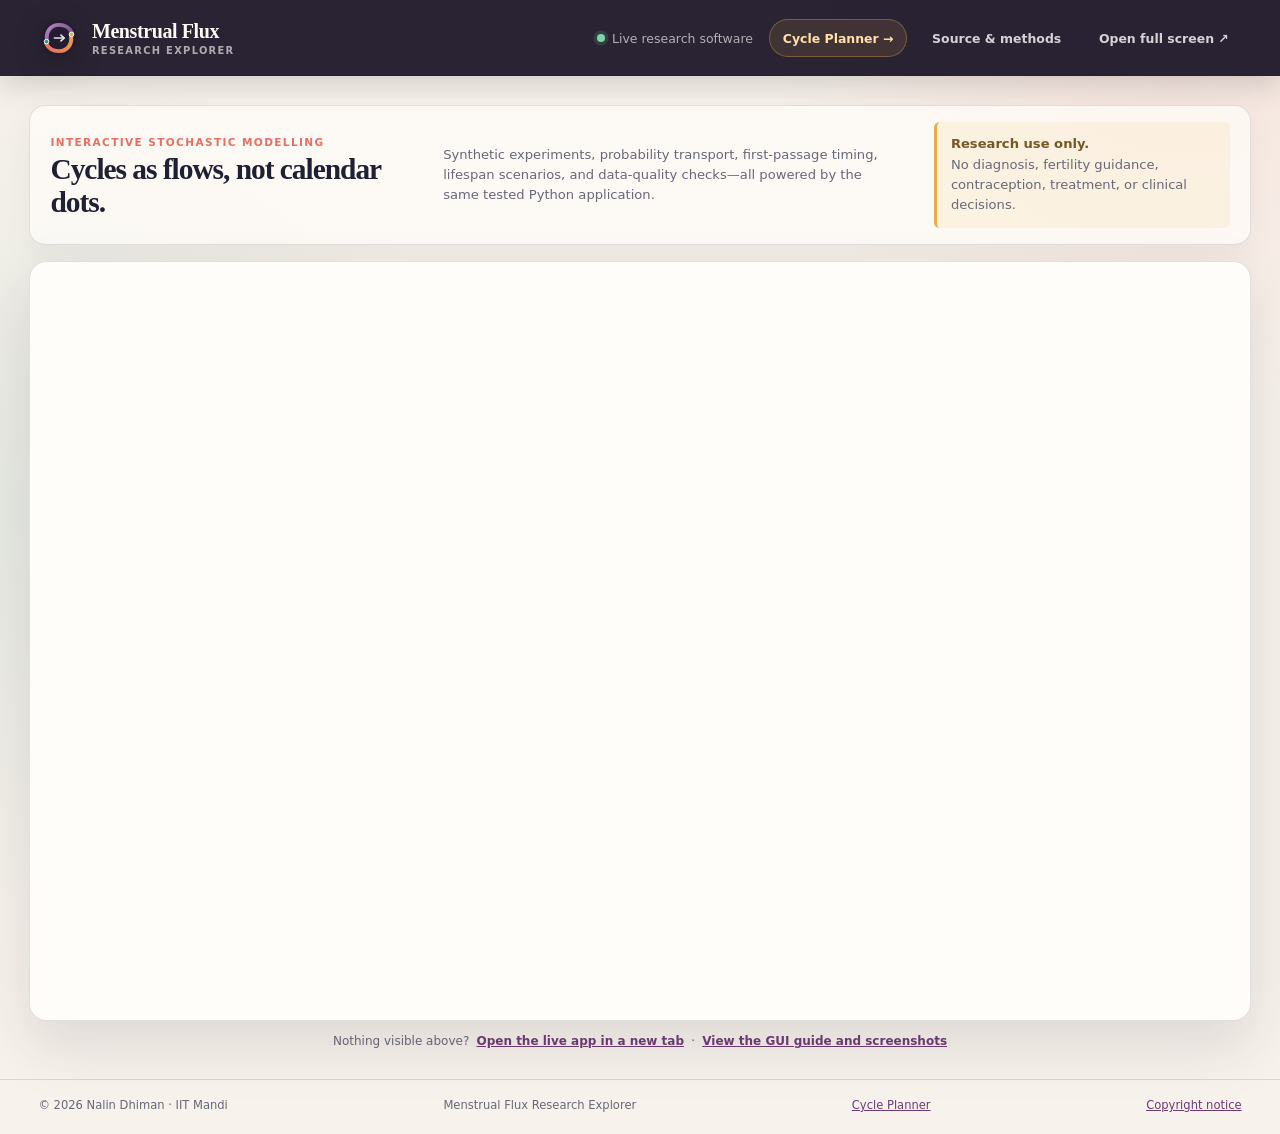
<file: index.html>
<!doctype html>
<html lang="en">
  <head>
    <meta charset="utf-8">
    <meta name="viewport" content="width=device-width, initial-scale=1">
    <meta name="theme-color" content="#241d30">
    <meta
      name="description"
      content="Menstrual Flux Research Explorer: an interactive, non-clinical interface for stochastic menstrual-cycle modelling."
    >
    <meta property="og:title" content="Menstrual Flux Research Explorer">
    <meta
      property="og:description"
      content="Explore stochastic passage-and-reset dynamics, probability flux, synthetic cohorts, and lifespan scenarios."
    >
    <meta property="og:type" content="website">
    <meta property="og:url" content="https://nalin-dhiman.github.io/menstrual_flux/">
    <meta
      property="og:image"
      content="https://nalin-dhiman.github.io/menstrual_flux/assets/observatory.png"
    >
    <link rel="canonical" href="https://nalin-dhiman.github.io/menstrual_flux/">
    <link rel="icon" href="assets/flux-mark.svg" type="image/svg+xml">
    <link rel="stylesheet" href="assets/site.css">
    <title>Menstrual Flux · Research Explorer</title>
  </head>
  <body>
    <a class="skip-link" href="#application">Skip to application</a>
    <header class="site-header">
      <a class="brand" href="./" aria-label="Menstrual Flux home">
        <img src="assets/flux-mark.svg" alt="" width="42" height="42">
        <span>
          <strong>Menstrual Flux</strong>
          <small>Research Explorer</small>
        </span>
      </a>
      <nav aria-label="Project links">
        <span class="status"><i aria-hidden="true"></i> Live research software</span>
        <a class="primary-link planner-link" href="planner/">
          Cycle Planner <span aria-hidden="true">→</span>
        </a>
        <a href="https://github.com/nalin-dhiman/menstrual_flux">Source &amp; methods</a>
        <a
          class="research-app-link"
          href="https://menstrualflux.streamlit.app/"
          target="_blank"
          rel="noopener noreferrer"
        >Open full screen <span aria-hidden="true">↗</span></a>
      </nav>
    </header>

    <main id="application">
      <section class="context-bar" aria-label="Application context">
        <div>
          <span class="eyebrow">Interactive stochastic modelling</span>
          <h1>Cycles as flows, not calendar dots.</h1>
        </div>
        <p>
          Synthetic experiments, probability transport, first-passage timing,
          lifespan scenarios, and data-quality checks—all powered by the same
          tested Python application.
        </p>
        <div class="scope">
          <strong>Research use only.</strong>
          No diagnosis, fertility guidance, contraception, treatment, or
          clinical decisions.
        </div>
      </section>

      <section class="app-frame" aria-label="Embedded Menstrual Flux application">
        <div class="loading" id="loading" role="status">
          <img src="assets/flux-mark.svg" alt="" width="58" height="58">
          <strong>Opening the Research Explorer</strong>
          <span>The public application may take a moment to wake.</span>
        </div>
        <iframe
          id="flux-app"
          title="Menstrual Flux interactive research application"
          src="https://menstrualflux.streamlit.app/?embed=true"
          allow="clipboard-write; fullscreen"
          loading="eager"
          referrerpolicy="strict-origin-when-cross-origin"
        ></iframe>
        <noscript>
          <p class="fallback">
            JavaScript is disabled.
            <a href="https://menstrualflux.streamlit.app/">Open the application directly.</a>
          </p>
        </noscript>
      </section>

      <section class="fallback-bar">
        <span>Nothing visible above?</span>
        <a
          href="https://menstrualflux.streamlit.app/"
          target="_blank"
          rel="noopener noreferrer"
        >Open the live app in a new tab</a>
        <span>·</span>
        <a href="https://github.com/nalin-dhiman/menstrual_flux/tree/main/app">
          View the GUI guide and screenshots
        </a>
      </section>
    </main>

    <footer class="site-footer">
      <span>© 2026 Nalin Dhiman · IIT Mandi</span>
      <span>Menstrual Flux Research Explorer</span>
      <a href="planner/">Cycle Planner</a>
      <a href="https://github.com/nalin-dhiman/menstrual_flux/blob/main/COPYRIGHT.md">
        Copyright notice
      </a>
    </footer>

    <script>
      const frame = document.getElementById("flux-app");
      const loading = document.getElementById("loading");
      frame.addEventListener("load", () => {
        loading.classList.add("is-hidden");
        frame.classList.add("is-ready");
      });
    </script>
  </body>
</html>
</file>
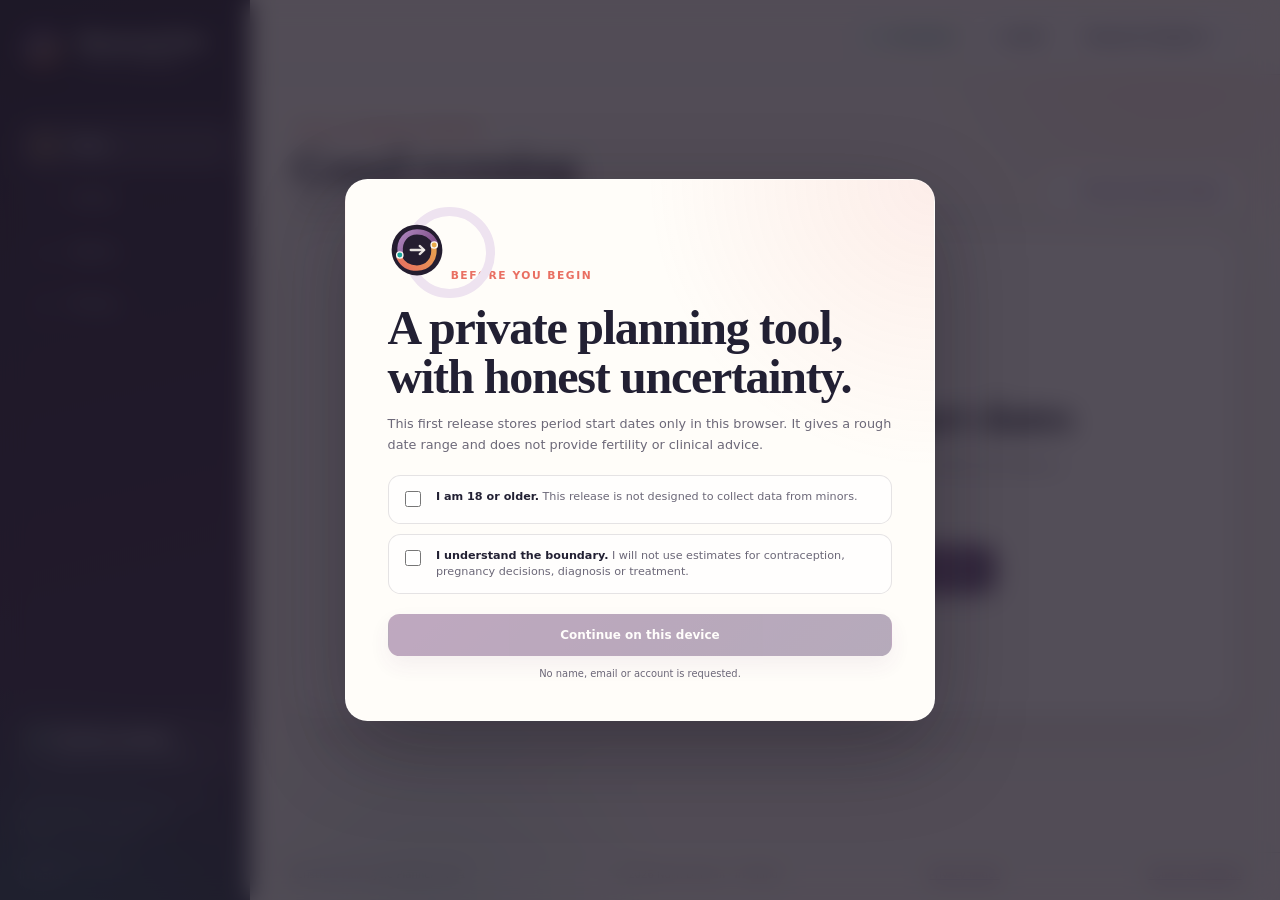
<file: planner/index.html>
<!doctype html>
<html lang="en">
  <head>
    <meta charset="utf-8">
    <meta name="viewport" content="width=device-width, initial-scale=1, viewport-fit=cover">
    <meta name="theme-color" content="#292035">
    <meta name="color-scheme" content="light">
    <meta name="referrer" content="no-referrer">
    <meta
      http-equiv="Content-Security-Policy"
      content="default-src 'self'; base-uri 'self'; connect-src 'self'; font-src 'self'; form-action 'self'; img-src 'self' data:; manifest-src 'self'; object-src 'none'; script-src 'self'; style-src 'self'; worker-src 'self'"
    >
    <meta
      name="description"
      content="A private, installable period-planning app that estimates a date range from cycle starts stored only on this device."
    >
    <meta property="og:title" content="Menstrual Flux · Cycle Planner">
    <meta
      property="og:description"
      content="A transparent planning estimate with uncertainty—not an exact promise."
    >
    <meta property="og:type" content="website">
    <meta
      property="og:url"
      content="https://nalin-dhiman.github.io/menstrual_flux/planner/"
    >
    <link
      rel="canonical"
      href="https://nalin-dhiman.github.io/menstrual_flux/planner/"
    >
    <link rel="manifest" href="manifest.webmanifest">
    <link rel="icon" href="assets/flux-mark.svg" type="image/svg+xml">
    <link rel="apple-touch-icon" href="assets/icon-192.png">
    <link rel="stylesheet" href="app.css">
    <title>Menstrual Flux · Cycle Planner</title>
  </head>
  <body>
    <a class="skip-link" href="#main-content">Skip to main content</a>

    <div class="ambient ambient-one" aria-hidden="true"></div>
    <div class="ambient ambient-two" aria-hidden="true"></div>

    <div class="app-shell">
      <aside class="side-rail">
        <a class="brand" href="./" aria-label="Cycle Planner home">
          <img src="assets/flux-mark.svg" alt="" width="46" height="46">
          <span>
            <strong>Menstrual Flux</strong>
            <small>Cycle Planner</small>
          </span>
        </a>

        <nav class="side-nav" aria-label="Planner">
          <button class="nav-item active" type="button" data-view="today">
            <span aria-hidden="true">✦</span>
            <span>Today</span>
          </button>
          <button class="nav-item" type="button" data-view="history">
            <span aria-hidden="true">◌</span>
            <span>History</span>
          </button>
          <button class="nav-item" type="button" data-view="insights">
            <span aria-hidden="true">↝</span>
            <span>Pattern</span>
          </button>
          <button class="nav-item" type="button" data-view="privacy">
            <span aria-hidden="true">◇</span>
            <span>Privacy</span>
          </button>
        </nav>

        <div class="local-stamp">
          <span class="local-dot" aria-hidden="true"></span>
          <div>
            <strong>Private by default</strong>
            <span>Dates stay in this browser.</span>
          </div>
        </div>

        <p class="side-scope">
          A rough planning estimate for adults. Not for fertility, contraception,
          diagnosis, or treatment.
        </p>

        <div class="side-footer">
          <span>© 2026 Nalin Dhiman</span>
          <span>IIT Mandi</span>
        </div>
      </aside>

      <div class="workspace">
        <header class="topbar">
          <a class="mobile-brand" href="./" aria-label="Cycle Planner home">
            <img src="assets/flux-mark.svg" alt="" width="38" height="38">
            <span>
              <strong>Cycle Planner</strong>
              <small>Menstrual Flux</small>
            </span>
          </a>
          <div class="topbar-actions">
            <span class="device-pill">
              <span aria-hidden="true">◇</span>
              On-device
            </span>
            <button class="button quiet install-button" type="button" id="install-app">
              <span aria-hidden="true">↓</span> Install
            </button>
            <a
              class="button quiet research-link"
              href="https://nalin-dhiman.github.io/menstrual_flux/"
              aria-label="Open the Menstrual Flux Research Explorer"
            >Research Explorer <span aria-hidden="true">↗</span></a>
          </div>
        </header>

        <main id="main-content">
          <section class="view active" id="view-today" data-page="today">
            <div class="page-heading">
              <div>
                <span class="kicker">Your planning window</span>
                <h1 id="greeting">Good day</h1>
                <p id="today-label"></p>
              </div>
              <button class="button secondary" type="button" id="record-today">
                <span aria-hidden="true">＋</span> Period started today
              </button>
            </div>

            <section class="prediction-card" id="prediction-card" aria-live="polite">
              <div class="prediction-orbit" aria-hidden="true">
                <span></span>
                <i></i>
              </div>
              <div class="prediction-content" id="prediction-content"></div>
            </section>

            <section class="empty-state hidden" id="empty-state">
              <div class="empty-illustration" aria-hidden="true">
                <span>1</span><i></i><span>2</span><i></i><span>3</span>
              </div>
              <span class="kicker">Begin with real history</span>
              <h2>Add at least two period start dates</h2>
              <p>
                Three to six dates are better. The planner learns intervals
                between starts and shows a range instead of promising one exact day.
              </p>
              <form class="inline-date-form" id="quick-add-form" novalidate>
                <label for="quick-date">Period start date</label>
                <div>
                  <input id="quick-date" name="start-date" type="date" required>
                  <button class="button primary" type="submit">Add date</button>
                </div>
                <p class="form-message" id="quick-message" role="status"></p>
              </form>
              <button class="text-button" type="button" id="load-example">
                Preview with clearly labelled example dates
              </button>
            </section>

            <div class="metric-grid" id="metric-grid">
              <article class="metric-card">
                <span class="metric-icon plum" aria-hidden="true">◌</span>
                <span class="metric-label">Typical interval</span>
                <strong id="metric-typical">—</strong>
                <small>Median of recorded intervals</small>
              </article>
              <article class="metric-card">
                <span class="metric-icon coral" aria-hidden="true">↔</span>
                <span class="metric-label">Personal variation</span>
                <strong id="metric-variation">—</strong>
                <small>Estimated timing spread</small>
              </article>
              <article class="metric-card">
                <span class="metric-icon teal" aria-hidden="true">✓</span>
                <span class="metric-label">History</span>
                <strong id="metric-history">—</strong>
                <small>Recorded period starts</small>
              </article>
            </div>

            <section class="explanation-card" id="explanation-card">
              <div class="explanation-mark" aria-hidden="true">i</div>
              <div>
                <strong>Why a range?</strong>
                <p>
                  Cycle timing changes. The darker window is the more likely
                  region; the wider band keeps more of the model’s uncertainty visible.
                </p>
              </div>
              <button class="text-button" type="button" data-view-jump="insights">
                See how it works
              </button>
            </section>
          </section>

          <section class="view" id="view-history" data-page="history">
            <div class="page-heading">
              <div>
                <span class="kicker">Your local record</span>
                <h1>Cycle history</h1>
                <p>Add the first day of bleeding for each period.</p>
              </div>
            </div>

            <div class="two-column">
              <section class="panel add-panel">
                <span class="panel-number">01</span>
                <h2>Add a period start</h2>
                <p>
                  Only start dates are needed for this release. Symptoms,
                  location, contacts and account details are not collected.
                </p>
                <form id="history-add-form" novalidate>
                  <label for="history-date">First day of the period</label>
                  <input id="history-date" name="start-date" type="date" required>
                  <button class="button primary wide" type="submit">Add to history</button>
                  <p class="form-message" id="history-message" role="status"></p>
                </form>
              </section>

              <section class="panel history-panel">
                <div class="panel-heading">
                  <div>
                    <span class="panel-number">02</span>
                    <h2>Recorded starts</h2>
                  </div>
                  <span class="count-badge" id="history-count">0 dates</span>
                </div>
                <ol class="history-list" id="history-list"></ol>
                <div class="list-empty" id="history-empty">
                  No dates yet. Add the most recent start first or enter older
                  dates in any order.
                </div>
              </section>
            </div>
          </section>

          <section class="view" id="view-insights" data-page="insights">
            <div class="page-heading">
              <div>
                <span class="kicker">Transparent, not mysterious</span>
                <h1>Your timing pattern</h1>
                <p>The calculation and its limitations stay visible.</p>
              </div>
            </div>

            <section class="panel chart-panel">
              <div class="panel-heading">
                <div>
                  <span class="panel-number">01</span>
                  <h2>Recorded interval lengths</h2>
                </div>
                <div class="chart-legend">
                  <span><i class="regular"></i>21–35 days</span>
                  <span><i class="outside"></i>Outside that band</span>
                </div>
              </div>
              <div class="interval-chart" id="interval-chart"></div>
              <p class="chart-caption" id="chart-caption"></p>
            </section>

            <div class="two-column insight-grid">
              <section class="panel">
                <span class="panel-number">02</span>
                <h2>Personal back-check</h2>
                <div id="backtest-content" class="backtest-content"></div>
              </section>
              <section class="panel">
                <span class="panel-number">03</span>
                <h2>How this estimate is built</h2>
                <ol class="method-list">
                  <li><span>1</span>Measure intervals between recorded starts.</li>
                  <li><span>2</span>Give recent intervals slightly more weight.</li>
                  <li><span>3</span>Use a population anchor when history is short.</li>
                  <li><span>4</span>Widen the window when timing varies.</li>
                </ol>
              </section>
            </div>

            <section class="boundary-card">
              <div>
                <span class="kicker">Deliberate boundary</span>
                <h2>This app does not estimate ovulation or “safe days.”</h2>
              </div>
              <p>
                Calendar timing alone cannot establish fertility. The planner
                is for everyday preparation and record keeping, not pregnancy
                prevention or conception decisions.
              </p>
            </section>
          </section>

          <section class="view" id="view-privacy" data-page="privacy">
            <div class="page-heading">
              <div>
                <span class="kicker">Privacy before scale</span>
                <h1>Your data controls</h1>
                <p>No account, cloud database, advertisements or analytics.</p>
              </div>
            </div>

            <div class="privacy-hero">
              <div class="privacy-lock" aria-hidden="true">
                <span>◇</span>
              </div>
              <div>
                <span class="kicker">Local-only release</span>
                <h2>Your dates stay in this browser on this device.</h2>
                <p>
                  Closing the page does not delete them. Clearing browser storage
                  or using the erase control below does. A private browsing window
                  may discard them when it closes.
                </p>
              </div>
            </div>

            <div class="privacy-grid">
              <article class="privacy-card">
                <span aria-hidden="true">◎</span>
                <h3>What is stored</h3>
                <p>Age acknowledgement, period start dates and whether example data are active.</p>
              </article>
              <article class="privacy-card">
                <span aria-hidden="true">×</span>
                <h3>What is not collected</h3>
                <p>Name, email, location, contacts, advertising identifiers, symptoms or fertility data.</p>
              </article>
              <article class="privacy-card">
                <span aria-hidden="true">↯</span>
                <h3>No research upload yet</h3>
                <p>Research contribution will require a separate reviewed consent process. It is disabled here.</p>
              </article>
            </div>

            <section class="panel data-actions">
              <div>
                <span class="panel-number">Your copy</span>
                <h2>Export or erase</h2>
                <p>
                  Export produces a readable JSON file. Erase removes the planner
                  record from this browser and returns to the age acknowledgement.
                </p>
              </div>
              <div class="action-stack">
                <button class="button secondary" type="button" id="export-data">
                  <span aria-hidden="true">↓</span> Export my dates
                </button>
                <button class="button danger" type="button" id="request-erase">
                  <span aria-hidden="true">×</span> Erase local data
                </button>
              </div>
            </section>

            <section class="scope-note">
              <strong>Planning support, not medical guidance.</strong>
              <p>
                If your usual pattern changes, bleeding concerns you, or a period
                is unexpectedly absent, use an appropriate pregnancy test when
                relevant and contact a qualified health professional.
              </p>
              <a
                href="https://www.nhs.uk/symptoms/irregular-periods/"
                target="_blank"
                rel="noopener noreferrer"
              >Read general NHS information <span aria-hidden="true">↗</span></a>
            </section>
          </section>
        </main>

        <footer class="workspace-footer">
          <span>Menstrual Flux Cycle Planner · v0.1</span>
          <span>© 2026 Nalin Dhiman · IIT Mandi</span>
          <a href="privacy.html">Privacy notice</a>
          <a href="https://github.com/nalin-dhiman/menstrual_flux">Source &amp; methods</a>
        </footer>
      </div>
    </div>

    <nav class="bottom-nav" aria-label="Planner">
      <button class="nav-item active" type="button" data-view="today">
        <span aria-hidden="true">✦</span><small>Today</small>
      </button>
      <button class="nav-item" type="button" data-view="history">
        <span aria-hidden="true">◌</span><small>History</small>
      </button>
      <button class="nav-item" type="button" data-view="insights">
        <span aria-hidden="true">↝</span><small>Pattern</small>
      </button>
      <button class="nav-item" type="button" data-view="privacy">
        <span aria-hidden="true">◇</span><small>Privacy</small>
      </button>
    </nav>

    <div class="consent-layer" id="consent-layer" role="dialog" aria-modal="true" aria-labelledby="consent-title">
      <section class="consent-card">
        <div class="consent-art" aria-hidden="true">
          <img src="assets/flux-mark.svg" alt="" width="58" height="58">
          <span></span>
        </div>
        <span class="kicker">Before you begin</span>
        <h1 id="consent-title">A private planning tool, with honest uncertainty.</h1>
        <p>
          This first release stores period start dates only in this browser. It
          gives a rough date range and does not provide fertility or clinical advice.
        </p>
        <div class="consent-points">
          <label>
            <input type="checkbox" id="adult-confirm">
            <span><strong>I am 18 or older.</strong> This release is not designed to collect data from minors.</span>
          </label>
          <label>
            <input type="checkbox" id="scope-confirm">
            <span><strong>I understand the boundary.</strong> I will not use estimates for contraception, pregnancy decisions, diagnosis or treatment.</span>
          </label>
        </div>
        <button class="button primary wide" type="button" id="continue-button" disabled>
          Continue on this device
        </button>
        <small>No name, email or account is requested.</small>
      </section>
    </div>

    <dialog id="date-warning-dialog">
      <form method="dialog" class="dialog-card">
        <span class="dialog-symbol warning" aria-hidden="true">!</span>
        <h2>Check this interval</h2>
        <p id="date-warning-copy"></p>
        <div class="dialog-actions">
          <button class="button quiet" value="cancel">Go back</button>
          <button class="button primary" value="confirm">Add anyway</button>
        </div>
      </form>
    </dialog>

    <dialog id="erase-dialog">
      <form method="dialog" class="dialog-card">
        <span class="dialog-symbol danger" aria-hidden="true">×</span>
        <h2>Erase this browser’s planner data?</h2>
        <p>
          This removes all recorded dates and the age acknowledgement from this
          browser. Export first if you want a copy.
        </p>
        <div class="dialog-actions">
          <button class="button quiet" value="cancel">Keep my data</button>
          <button class="button danger" value="erase">Erase permanently</button>
        </div>
      </form>
    </dialog>

    <dialog id="install-dialog">
      <form method="dialog" class="dialog-card">
        <span class="dialog-symbol install" aria-hidden="true">↓</span>
        <h2>Install Cycle Planner</h2>
        <p id="install-copy">
          Use your browser menu and choose “Install app” or “Add to Home Screen.”
          The planner can then open like a normal phone app.
        </p>
        <div class="dialog-actions">
          <button class="button primary" value="close">Got it</button>
        </div>
      </form>
    </dialog>

    <div class="toast" id="toast" role="status" aria-live="polite"></div>

    <script type="module" src="app.js"></script>
  </body>
</html>
</file>
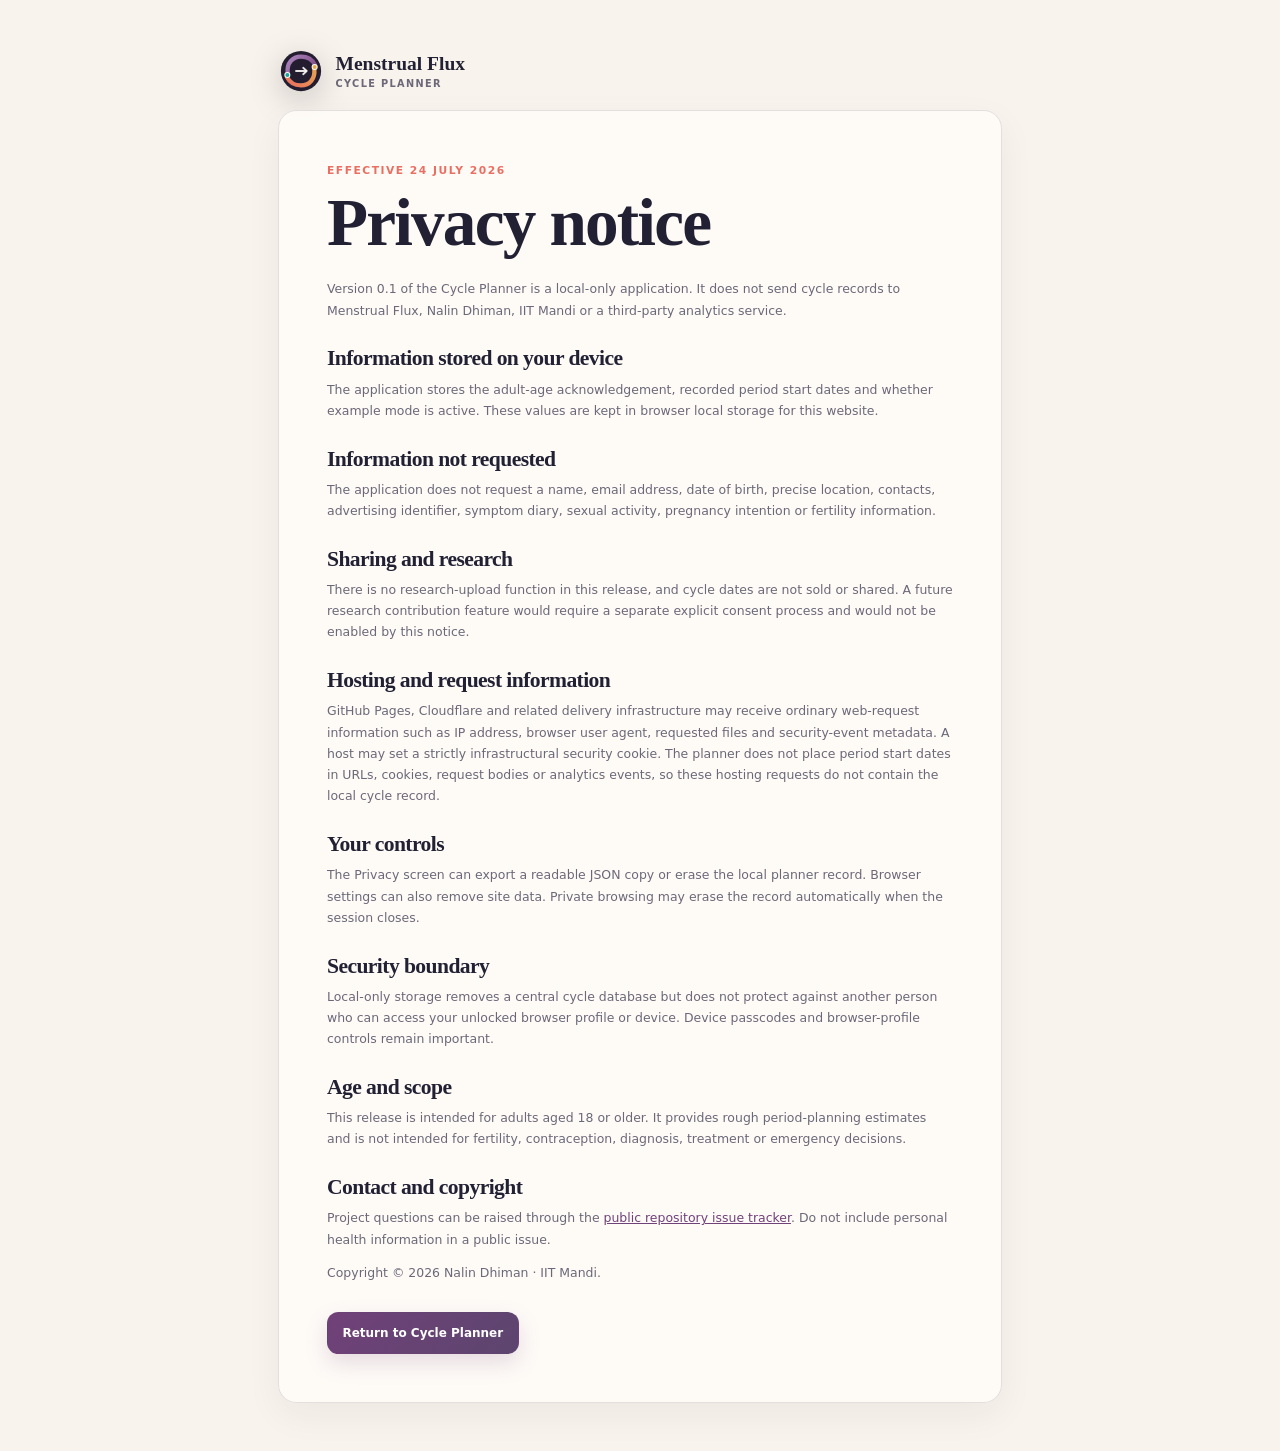
<file: planner/privacy.html>
<!doctype html>
<html lang="en">
  <head>
    <meta charset="utf-8">
    <meta name="viewport" content="width=device-width, initial-scale=1">
    <meta name="theme-color" content="#292035">
    <meta name="referrer" content="no-referrer">
    <meta
      http-equiv="Content-Security-Policy"
      content="default-src 'self'; base-uri 'self'; connect-src 'self'; font-src 'self'; form-action 'self'; img-src 'self' data:; object-src 'none'; script-src 'self'; style-src 'self'"
    >
    <meta
      name="description"
      content="Privacy notice for the local-only Menstrual Flux Cycle Planner."
    >
    <link rel="icon" href="assets/flux-mark.svg" type="image/svg+xml">
    <link rel="stylesheet" href="app.css">
    <title>Privacy · Menstrual Flux Cycle Planner</title>
  </head>
  <body>
    <main class="policy-page">
      <a class="brand policy-brand" href="./">
        <img src="assets/flux-mark.svg" alt="" width="46" height="46">
        <span>
          <strong>Menstrual Flux</strong>
          <small>Cycle Planner</small>
        </span>
      </a>
      <article class="panel policy-card">
        <span class="kicker">Effective 24 July 2026</span>
        <h1>Privacy notice</h1>
        <p>
          Version 0.1 of the Cycle Planner is a local-only application. It does
          not send cycle records to Menstrual Flux, Nalin Dhiman, IIT Mandi or a
          third-party analytics service.
        </p>

        <h2>Information stored on your device</h2>
        <p>
          The application stores the adult-age acknowledgement, recorded period
          start dates and whether example mode is active. These values are kept
          in browser local storage for this website.
        </p>

        <h2>Information not requested</h2>
        <p>
          The application does not request a name, email address, date of birth,
          precise location, contacts, advertising identifier, symptom diary,
          sexual activity, pregnancy intention or fertility information.
        </p>

        <h2>Sharing and research</h2>
        <p>
          There is no research-upload function in this release, and cycle dates
          are not sold or shared. A future research contribution feature would
          require a separate explicit consent process and would not be enabled
          by this notice.
        </p>

        <h2>Hosting and request information</h2>
        <p>
          GitHub Pages, Cloudflare and related delivery infrastructure may
          receive ordinary web-request information such as IP address, browser
          user agent, requested files and security-event metadata. A host may
          set a strictly infrastructural security cookie. The planner does not
          place period start dates in URLs, cookies, request bodies or
          analytics events, so these hosting requests do not contain the local
          cycle record.
        </p>

        <h2>Your controls</h2>
        <p>
          The Privacy screen can export a readable JSON copy or erase the local
          planner record. Browser settings can also remove site data. Private
          browsing may erase the record automatically when the session closes.
        </p>

        <h2>Security boundary</h2>
        <p>
          Local-only storage removes a central cycle database but does not
          protect against another person who can access your unlocked browser
          profile or device. Device passcodes and browser-profile controls
          remain important.
        </p>

        <h2>Age and scope</h2>
        <p>
          This release is intended for adults aged 18 or older. It provides
          rough period-planning estimates and is not intended for fertility,
          contraception, diagnosis, treatment or emergency decisions.
        </p>

        <h2>Contact and copyright</h2>
        <p>
          Project questions can be raised through the
          <a href="https://github.com/nalin-dhiman/menstrual_flux/issues">public repository issue tracker</a>.
          Do not include personal health information in a public issue.
        </p>
        <p>Copyright © 2026 Nalin Dhiman · IIT Mandi.</p>

        <a class="button primary" href="./">Return to Cycle Planner</a>
      </article>
    </main>
  </body>
</html>
</file>
<file: assets/site.css>
:root {
  color-scheme: light;
  --ink: #1f2033;
  --muted: #686879;
  --canvas: #f7f2eb;
  --paper: #fffdf9;
  --plum: #6f3b76;
  --coral: #e86f61;
  --gold: #e7ab4a;
  --teal: #167d79;
  --line: rgba(58, 43, 67, 0.14);
  font-family: Inter, Aptos, "Segoe UI", system-ui, sans-serif;
}

* {
  box-sizing: border-box;
}

html {
  scroll-behavior: smooth;
}

body {
  min-width: 300px;
  margin: 0;
  background:
    radial-gradient(circle at 92% 0, rgba(232, 111, 97, 0.11), transparent 26rem),
    radial-gradient(circle at 4% 45%, rgba(22, 125, 121, 0.08), transparent 28rem),
    var(--canvas);
  color: var(--ink);
}

a {
  color: inherit;
}

.skip-link {
  position: fixed;
  z-index: 20;
  top: 0.5rem;
  left: 0.5rem;
  padding: 0.65rem 0.9rem;
  border-radius: 0.55rem;
  background: var(--paper);
  transform: translateY(-150%);
}

.skip-link:focus {
  transform: translateY(0);
}

.site-header {
  display: flex;
  align-items: center;
  justify-content: space-between;
  gap: 1.2rem;
  min-height: 76px;
  padding: 0.8rem clamp(1rem, 3vw, 3rem);
  background: rgba(35, 28, 46, 0.97);
  color: #fffaf3;
  box-shadow: 0 10px 28px rgba(31, 25, 39, 0.16);
}

.brand {
  display: inline-flex;
  align-items: center;
  gap: 0.72rem;
  text-decoration: none;
}

.brand img {
  filter: drop-shadow(0 7px 14px rgba(0, 0, 0, 0.2));
}

.brand span {
  display: grid;
}

.brand strong {
  font-family: "Iowan Old Style", "Palatino Linotype", Georgia, serif;
  font-size: 1.25rem;
  letter-spacing: -0.02em;
}

.brand small {
  margin-top: 0.12rem;
  color: rgba(255, 255, 255, 0.62);
  font-size: 0.62rem;
  font-weight: 700;
  letter-spacing: 0.13em;
  text-transform: uppercase;
}

nav {
  display: flex;
  align-items: center;
  gap: 0.75rem;
  font-size: 0.78rem;
}

nav a {
  padding: 0.66rem 0.8rem;
  border-radius: 999px;
  color: rgba(255, 255, 255, 0.8);
  font-weight: 650;
  text-decoration: none;
}

nav a:hover,
nav a:focus-visible {
  background: rgba(255, 255, 255, 0.09);
  color: #fff;
}

.primary-link {
  border: 1px solid rgba(255, 255, 255, 0.24);
  background: rgba(255, 255, 255, 0.08);
}

.planner-link {
  border-color: rgba(231, 171, 74, 0.35);
  background: rgba(231, 171, 74, 0.12);
  color: #ffe0a8;
}

.status {
  display: inline-flex;
  align-items: center;
  gap: 0.42rem;
  margin-right: 0.25rem;
  color: rgba(255, 255, 255, 0.64);
}

.status i {
  width: 0.5rem;
  height: 0.5rem;
  border-radius: 50%;
  background: #79d7a5;
  box-shadow: 0 0 0 0.22rem rgba(121, 215, 165, 0.14);
}

main {
  width: min(1600px, 100%);
  margin: 0 auto;
  padding: clamp(0.9rem, 2.3vw, 2.2rem);
}

.context-bar {
  display: grid;
  grid-template-columns: minmax(260px, 0.9fr) minmax(280px, 1.15fr) minmax(240px, 0.75fr);
  align-items: center;
  gap: clamp(1rem, 3vw, 3rem);
  margin-bottom: 1rem;
  padding: 1rem 1.25rem;
  border: 1px solid var(--line);
  border-radius: 1rem;
  background: rgba(255, 253, 249, 0.74);
  box-shadow: 0 12px 32px rgba(54, 42, 60, 0.05);
}

.eyebrow {
  color: var(--coral);
  font-size: 0.66rem;
  font-weight: 800;
  letter-spacing: 0.13em;
  text-transform: uppercase;
}

h1 {
  margin: 0.2rem 0 0;
  font-family: "Iowan Old Style", "Palatino Linotype", Georgia, serif;
  font-size: clamp(1.35rem, 2.3vw, 2.1rem);
  letter-spacing: -0.035em;
}

.context-bar p,
.scope {
  margin: 0;
  color: var(--muted);
  font-size: 0.82rem;
  line-height: 1.55;
}

.scope {
  padding: 0.75rem 0.85rem;
  border-left: 3px solid var(--gold);
  border-radius: 0.35rem;
  background: rgba(231, 171, 74, 0.1);
}

.scope strong {
  display: block;
  color: #765823;
}

.app-frame {
  position: relative;
  overflow: hidden;
  min-height: 760px;
  height: calc(100vh - 235px);
  border: 1px solid var(--line);
  border-radius: 1.1rem;
  background: var(--paper);
  box-shadow: 0 24px 60px rgba(52, 39, 59, 0.13);
}

iframe {
  position: relative;
  z-index: 2;
  width: 100%;
  height: 100%;
  border: 0;
  opacity: 0;
  transition: opacity 0.35s ease;
}

iframe.is-ready {
  opacity: 1;
}

.loading {
  position: absolute;
  inset: 0;
  z-index: 1;
  display: grid;
  place-content: center;
  justify-items: center;
  gap: 0.55rem;
  color: var(--ink);
  text-align: center;
  transition: opacity 0.3s ease;
}

.loading img {
  margin-bottom: 0.45rem;
  animation: breathe 1.8s ease-in-out infinite;
}

.loading span {
  color: var(--muted);
  font-size: 0.78rem;
}

.loading.is-hidden {
  opacity: 0;
  pointer-events: none;
}

.fallback-bar {
  display: flex;
  flex-wrap: wrap;
  justify-content: center;
  gap: 0.45rem;
  padding: 0.85rem 1rem 0.1rem;
  color: var(--muted);
  font-size: 0.75rem;
}

.fallback-bar a {
  color: var(--plum);
  font-weight: 700;
}

.site-footer {
  display: flex;
  flex-wrap: wrap;
  justify-content: space-between;
  gap: 0.65rem 1.5rem;
  padding: 1.1rem clamp(1rem, 3vw, 3rem) 1.4rem;
  border-top: 1px solid var(--line);
  color: var(--muted);
  font-size: 0.72rem;
}

.site-footer a {
  color: var(--plum);
}

@keyframes breathe {
  0%,
  100% {
    transform: scale(0.96);
    opacity: 0.72;
  }
  50% {
    transform: scale(1.05);
    opacity: 1;
  }
}

@media (max-width: 980px) {
  .status,
  nav > a:not(.planner-link) {
    display: none;
  }

  .context-bar {
    grid-template-columns: 1fr 1fr;
  }

  .scope {
    grid-column: 1 / -1;
  }

  .app-frame {
    height: calc(100vh - 285px);
  }
}

@media (max-width: 640px) {
  .site-header {
    min-height: 68px;
    padding: 0.65rem 0.8rem;
  }

  .brand img {
    width: 36px;
    height: 36px;
  }

  .brand strong {
    font-size: 1.05rem;
  }

  .primary-link {
    padding: 0.56rem 0.68rem;
    font-size: 0.72rem;
  }

  main {
    padding: 0.7rem;
  }

  .context-bar {
    grid-template-columns: 1fr;
    gap: 0.7rem;
    padding: 0.85rem;
  }

  .scope {
    grid-column: auto;
  }

  .app-frame {
    min-height: 680px;
    height: calc(100vh - 345px);
    border-radius: 0.75rem;
  }

  .site-footer {
    justify-content: center;
    text-align: center;
  }
}

@media (prefers-reduced-motion: reduce) {
  * {
    scroll-behavior: auto !important;
    animation-duration: 0.01ms !important;
    transition-duration: 0.01ms !important;
  }
}
</file>
<file: planner/app.css>
:root {
  color-scheme: light;
  --ink: #222033;
  --muted: #6c6878;
  --canvas: #f8f3ed;
  --paper: #fffdf9;
  --plum: #714179;
  --plum-dark: #34243f;
  --plum-soft: #eee3f0;
  --coral: #e96f62;
  --coral-soft: #fbe6e1;
  --gold: #e9ae52;
  --gold-soft: #fbf0dc;
  --teal: #197f7a;
  --teal-soft: #dff0ed;
  --blue: #4a73a9;
  --danger: #a83f46;
  --line: rgba(57, 42, 65, 0.13);
  --shadow: 0 18px 50px rgba(53, 39, 59, 0.09);
  --serif: "Iowan Old Style", "Palatino Linotype", Georgia, serif;
  --sans: Inter, Aptos, "Segoe UI", system-ui, sans-serif;
  font-family: var(--sans);
}

* {
  box-sizing: border-box;
}

html {
  min-width: 300px;
  min-height: 100%;
  scroll-behavior: smooth;
}

body {
  min-height: 100vh;
  margin: 0;
  overflow-x: hidden;
  background: var(--canvas);
  color: var(--ink);
}

button,
input {
  font: inherit;
}

button,
a {
  -webkit-tap-highlight-color: transparent;
}

button:focus-visible,
a:focus-visible,
input:focus-visible {
  outline: 3px solid rgba(25, 127, 122, 0.28);
  outline-offset: 3px;
}

.hidden {
  display: none !important;
}

.skip-link {
  position: fixed;
  z-index: 100;
  top: 0.6rem;
  left: 0.6rem;
  padding: 0.65rem 0.85rem;
  border-radius: 0.6rem;
  background: #fff;
  color: var(--ink);
  transform: translateY(-160%);
}

.skip-link:focus {
  transform: translateY(0);
}

.ambient {
  position: fixed;
  z-index: -1;
  border-radius: 999px;
  filter: blur(2px);
  pointer-events: none;
}

.ambient-one {
  width: 34rem;
  height: 34rem;
  top: -16rem;
  right: -10rem;
  background: radial-gradient(circle, rgba(233, 111, 98, 0.14), transparent 68%);
}

.ambient-two {
  width: 30rem;
  height: 30rem;
  bottom: -15rem;
  left: 12rem;
  background: radial-gradient(circle, rgba(25, 127, 122, 0.11), transparent 68%);
}

.app-shell {
  display: grid;
  grid-template-columns: 250px minmax(0, 1fr);
  min-height: 100vh;
}

.side-rail {
  position: sticky;
  top: 0;
  display: flex;
  flex-direction: column;
  height: 100vh;
  padding: 1.55rem 1.2rem 1.2rem;
  overflow-y: auto;
  background:
    radial-gradient(circle at 5% 110%, rgba(25, 127, 122, 0.32), transparent 20rem),
    linear-gradient(165deg, #211a2c 0%, #30223a 65%, #24323d 130%);
  color: #fffaf4;
}

.brand,
.mobile-brand {
  display: flex;
  align-items: center;
  gap: 0.72rem;
  color: inherit;
  text-decoration: none;
}

.brand img,
.mobile-brand img {
  filter: drop-shadow(0 8px 16px rgba(0, 0, 0, 0.2));
}

.brand span,
.mobile-brand span {
  display: grid;
}

.brand strong,
.mobile-brand strong {
  font-family: var(--serif);
  font-size: 1.22rem;
  line-height: 1.1;
}

.brand small,
.mobile-brand small {
  margin-top: 0.18rem;
  color: rgba(255, 255, 255, 0.58);
  font-size: 0.61rem;
  font-weight: 750;
  letter-spacing: 0.14em;
  text-transform: uppercase;
}

.side-nav {
  display: grid;
  gap: 0.3rem;
  margin: 3.2rem 0 2rem;
}

.nav-item {
  display: flex;
  align-items: center;
  gap: 0.8rem;
  border: 0;
  background: transparent;
  color: inherit;
  cursor: pointer;
}

.side-nav .nav-item {
  padding: 0.72rem 0.8rem;
  border-radius: 0.78rem;
  color: rgba(255, 255, 255, 0.68);
  font-size: 0.84rem;
  text-align: left;
  transition: 160ms ease;
}

.side-nav .nav-item > span:first-child {
  display: grid;
  width: 1.55rem;
  height: 1.55rem;
  place-items: center;
  border: 1px solid rgba(255, 255, 255, 0.13);
  border-radius: 0.48rem;
}

.side-nav .nav-item:hover,
.side-nav .nav-item.active {
  background: rgba(255, 255, 255, 0.09);
  color: #fff;
}

.side-nav .nav-item.active > span:first-child {
  border-color: rgba(231, 171, 74, 0.46);
  background: rgba(231, 171, 74, 0.15);
  color: #ffd38c;
}

.local-stamp {
  display: flex;
  gap: 0.72rem;
  align-items: flex-start;
  margin-top: auto;
  padding: 0.85rem;
  border: 1px solid rgba(255, 255, 255, 0.13);
  border-radius: 0.85rem;
  background: rgba(255, 255, 255, 0.055);
}

.local-dot {
  flex: 0 0 auto;
  width: 0.55rem;
  height: 0.55rem;
  margin-top: 0.24rem;
  border-radius: 50%;
  background: #78d5a3;
  box-shadow: 0 0 0 0.22rem rgba(120, 213, 163, 0.12);
}

.local-stamp div {
  display: grid;
  gap: 0.2rem;
}

.local-stamp strong {
  font-size: 0.72rem;
}

.local-stamp span {
  color: rgba(255, 255, 255, 0.54);
  font-size: 0.65rem;
  line-height: 1.4;
}

.side-scope {
  margin: 0.85rem 0 1.1rem;
  color: rgba(255, 255, 255, 0.46);
  font-size: 0.65rem;
  line-height: 1.55;
}

.side-footer {
  display: grid;
  gap: 0.15rem;
  color: rgba(255, 255, 255, 0.4);
  font-size: 0.61rem;
}

.workspace {
  display: flex;
  min-width: 0;
  min-height: 100vh;
  flex-direction: column;
}

.topbar {
  display: flex;
  align-items: center;
  justify-content: flex-end;
  gap: 1rem;
  min-height: 75px;
  padding: 0.8rem clamp(1.2rem, 3vw, 3rem);
  border-bottom: 1px solid var(--line);
  background: rgba(248, 243, 237, 0.82);
  backdrop-filter: blur(14px);
}

.mobile-brand {
  display: none;
}

.topbar-actions {
  display: flex;
  align-items: center;
  gap: 0.65rem;
}

.device-pill {
  display: inline-flex;
  align-items: center;
  gap: 0.4rem;
  margin-right: 0.25rem;
  color: var(--teal);
  font-size: 0.72rem;
  font-weight: 720;
}

.device-pill span {
  display: grid;
  width: 1.35rem;
  height: 1.35rem;
  place-items: center;
  border-radius: 50%;
  background: var(--teal-soft);
}

.button {
  display: inline-flex;
  min-height: 42px;
  align-items: center;
  justify-content: center;
  gap: 0.45rem;
  padding: 0.64rem 0.9rem;
  border: 1px solid transparent;
  border-radius: 0.72rem;
  cursor: pointer;
  font-size: 0.75rem;
  font-weight: 750;
  line-height: 1.2;
  text-decoration: none;
  transition: transform 140ms ease, box-shadow 140ms ease, background 140ms ease;
}

.button:hover:not(:disabled) {
  transform: translateY(-1px);
}

.button:disabled {
  cursor: not-allowed;
  opacity: 0.45;
}

.button.primary {
  background: linear-gradient(135deg, var(--plum), #5c456e);
  color: #fff;
  box-shadow: 0 9px 22px rgba(113, 65, 121, 0.17);
}

.button.secondary {
  border-color: rgba(113, 65, 121, 0.18);
  background: var(--paper);
  color: var(--plum);
}

.button.quiet {
  border-color: var(--line);
  background: rgba(255, 255, 255, 0.56);
  color: var(--ink);
}

.button.danger {
  border-color: rgba(168, 63, 70, 0.18);
  background: #fff4f3;
  color: var(--danger);
}

.button.wide {
  width: 100%;
}

main {
  width: min(1220px, 100%);
  flex: 1;
  margin: 0 auto;
  padding: clamp(1.4rem, 3.4vw, 3.2rem);
}

.view {
  display: none;
  animation: reveal 260ms ease both;
}

.view.active {
  display: block;
}

.page-heading {
  display: flex;
  align-items: flex-end;
  justify-content: space-between;
  gap: 1rem;
  margin-bottom: 1.35rem;
}

.kicker {
  color: var(--coral);
  font-size: 0.67rem;
  font-weight: 820;
  letter-spacing: 0.14em;
  text-transform: uppercase;
}

h1,
h2,
h3,
p {
  margin-top: 0;
}

h1,
h2,
h3 {
  font-family: var(--serif);
  letter-spacing: -0.027em;
}

.page-heading h1 {
  margin: 0.3rem 0 0.2rem;
  font-size: clamp(2rem, 4vw, 3.2rem);
  line-height: 1;
}

.page-heading p {
  margin-bottom: 0;
  color: var(--muted);
  font-size: 0.82rem;
}

.prediction-card {
  position: relative;
  min-height: 335px;
  overflow: hidden;
  padding: clamp(1.5rem, 4vw, 3.3rem);
  border-radius: 1.45rem;
  background:
    radial-gradient(circle at 88% 14%, rgba(233, 174, 82, 0.14), transparent 15rem),
    linear-gradient(132deg, #674174 0%, #3b3d64 55%, #247a78 132%);
  box-shadow: 0 24px 60px rgba(65, 47, 73, 0.17);
  color: #fff;
}

.prediction-content {
  position: relative;
  z-index: 2;
  max-width: 900px;
}

.prediction-card .kicker {
  color: #ffd48e;
}

.prediction-title {
  max-width: 900px;
  margin: 0.4rem 0 0.8rem;
  color: #fff;
  font-size: clamp(2.15rem, 6vw, 4.8rem);
  line-height: 0.98;
}

.prediction-title .date-emphasis {
  color: #ffd69a;
}

.prediction-lead {
  max-width: 660px;
  margin-bottom: 1.4rem;
  color: rgba(255, 255, 255, 0.76);
  font-size: 0.9rem;
  line-height: 1.6;
}

.reliability-chip {
  display: inline-flex;
  align-items: center;
  gap: 0.5rem;
  padding: 0.42rem 0.72rem;
  border: 1px solid rgba(255, 255, 255, 0.21);
  border-radius: 999px;
  background: rgba(255, 255, 255, 0.09);
  font-size: 0.69rem;
  font-weight: 760;
}

.reliability-chip i {
  width: 0.48rem;
  height: 0.48rem;
  border-radius: 50%;
  background: #ffd48e;
}

.window-scale {
  max-width: 680px;
  margin-top: 1.65rem;
}

.window-track {
  position: relative;
  height: 11px;
  border-radius: 999px;
  background: rgba(255, 255, 255, 0.12);
}

.window-wide,
.window-likely,
.window-center {
  position: absolute;
  top: 0;
  bottom: 0;
  border-radius: 999px;
}

.window-wide {
  left: 10%;
  right: 10%;
  background: rgba(255, 255, 255, 0.24);
}

.window-likely {
  left: 29%;
  right: 29%;
  background: linear-gradient(90deg, #efb55e, #ee8d70);
}

.window-center {
  left: calc(50% - 2px);
  width: 4px;
  background: #fff;
  box-shadow: 0 0 0 4px rgba(255, 255, 255, 0.13);
}

.window-labels {
  display: flex;
  justify-content: space-between;
  margin-top: 0.55rem;
  color: rgba(255, 255, 255, 0.61);
  font-size: 0.66rem;
}

.prediction-orbit {
  position: absolute;
  width: 22rem;
  height: 22rem;
  right: -4rem;
  top: -7rem;
  border: 1.25rem solid rgba(255, 255, 255, 0.055);
  border-radius: 50%;
  box-shadow:
    0 0 0 2.6rem rgba(233, 111, 98, 0.07),
    0 0 0 4.7rem rgba(233, 174, 82, 0.045);
}

.prediction-orbit span,
.prediction-orbit i {
  position: absolute;
  border-radius: 50%;
}

.prediction-orbit span {
  width: 0.85rem;
  height: 0.85rem;
  left: -0.4rem;
  top: 10.2rem;
  background: var(--gold);
  box-shadow: 0 0 0 0.35rem rgba(233, 174, 82, 0.14);
}

.prediction-orbit i {
  width: 0.65rem;
  height: 0.65rem;
  right: 1.3rem;
  bottom: 3.8rem;
  background: #6fd4c9;
}

.expired-card {
  max-width: 680px;
}

.expired-card h2 {
  margin: 0.45rem 0 0.8rem;
  color: #fff;
  font-size: clamp(2rem, 5vw, 3.6rem);
}

.expired-card p {
  color: rgba(255, 255, 255, 0.76);
  line-height: 1.6;
}

.expired-card .button {
  margin-top: 0.4rem;
  border-color: rgba(255, 255, 255, 0.22);
  background: rgba(255, 255, 255, 0.1);
  color: #fff;
}

.empty-state {
  display: grid;
  justify-items: center;
  padding: clamp(2rem, 6vw, 4.6rem) 1.2rem;
  border: 1px solid var(--line);
  border-radius: 1.4rem;
  background: rgba(255, 253, 249, 0.76);
  box-shadow: var(--shadow);
  text-align: center;
}

.empty-state h2 {
  max-width: 620px;
  margin: 0.5rem 0 0.7rem;
  font-size: clamp(1.8rem, 4vw, 2.8rem);
}

.empty-state > p {
  max-width: 610px;
  color: var(--muted);
  font-size: 0.86rem;
  line-height: 1.65;
}

.empty-illustration {
  display: flex;
  align-items: center;
  margin-bottom: 1.5rem;
}

.empty-illustration span {
  display: grid;
  width: 2.4rem;
  height: 2.4rem;
  place-items: center;
  border: 1px solid rgba(113, 65, 121, 0.18);
  border-radius: 50%;
  background: var(--plum-soft);
  color: var(--plum);
  font-family: var(--serif);
}

.empty-illustration i {
  width: 2.5rem;
  height: 1px;
  background: linear-gradient(90deg, var(--plum), var(--coral));
  opacity: 0.35;
}

.inline-date-form {
  width: min(460px, 100%);
  margin-top: 0.7rem;
  text-align: left;
}

label {
  display: block;
  margin-bottom: 0.42rem;
  color: var(--ink);
  font-size: 0.72rem;
  font-weight: 760;
}

.inline-date-form > div {
  display: grid;
  grid-template-columns: 1fr auto;
  gap: 0.55rem;
}

input[type="date"] {
  width: 100%;
  min-height: 46px;
  padding: 0.68rem 0.78rem;
  border: 1px solid rgba(57, 42, 65, 0.17);
  border-radius: 0.72rem;
  background: #fff;
  color: var(--ink);
}

input[type="date"]:focus {
  border-color: rgba(25, 127, 122, 0.52);
}

.form-message {
  min-height: 1.2rem;
  margin: 0.4rem 0 0;
  color: var(--danger);
  font-size: 0.68rem;
}

.text-button {
  padding: 0;
  border: 0;
  background: transparent;
  color: var(--plum);
  cursor: pointer;
  font-size: 0.72rem;
  font-weight: 760;
  text-decoration: underline;
  text-underline-offset: 0.18rem;
}

.empty-state > .text-button {
  margin-top: 0.65rem;
}

.metric-grid {
  display: grid;
  grid-template-columns: repeat(3, minmax(0, 1fr));
  gap: 0.8rem;
  margin-top: 0.9rem;
}

.metric-card {
  display: grid;
  grid-template-columns: auto 1fr;
  padding: 1rem;
  border: 1px solid var(--line);
  border-radius: 1rem;
  background: rgba(255, 253, 249, 0.82);
  box-shadow: 0 10px 26px rgba(53, 39, 59, 0.045);
}

.metric-icon {
  display: grid;
  grid-row: 1 / 4;
  width: 2.1rem;
  height: 2.1rem;
  place-items: center;
  margin-right: 0.75rem;
  border-radius: 0.62rem;
  font-weight: 800;
}

.metric-icon.plum {
  background: var(--plum-soft);
  color: var(--plum);
}

.metric-icon.coral {
  background: var(--coral-soft);
  color: var(--coral);
}

.metric-icon.teal {
  background: var(--teal-soft);
  color: var(--teal);
}

.metric-label {
  color: var(--muted);
  font-size: 0.64rem;
  font-weight: 780;
  letter-spacing: 0.08em;
  text-transform: uppercase;
}

.metric-card strong {
  margin: 0.15rem 0 0.05rem;
  font-family: var(--serif);
  font-size: 1.55rem;
}

.metric-card small {
  color: var(--muted);
  font-size: 0.62rem;
}

.explanation-card {
  display: grid;
  grid-template-columns: auto 1fr auto;
  gap: 0.8rem;
  align-items: center;
  margin-top: 0.85rem;
  padding: 0.85rem 1rem;
  border-radius: 0.9rem;
  background: rgba(25, 127, 122, 0.075);
  color: #315f5d;
}

.explanation-mark {
  display: grid;
  width: 1.75rem;
  height: 1.75rem;
  place-items: center;
  border: 1px solid rgba(25, 127, 122, 0.2);
  border-radius: 50%;
  font-family: var(--serif);
}

.explanation-card strong {
  font-size: 0.74rem;
}

.explanation-card p {
  margin: 0.15rem 0 0;
  font-size: 0.69rem;
  line-height: 1.5;
}

.two-column {
  display: grid;
  grid-template-columns: minmax(260px, 0.82fr) minmax(360px, 1.3fr);
  gap: 1rem;
}

.panel {
  position: relative;
  padding: clamp(1.2rem, 2.5vw, 1.8rem);
  border: 1px solid var(--line);
  border-radius: 1.15rem;
  background: rgba(255, 253, 249, 0.82);
  box-shadow: 0 12px 36px rgba(53, 39, 59, 0.055);
}

.panel-number {
  color: var(--coral);
  font-size: 0.62rem;
  font-weight: 820;
  letter-spacing: 0.12em;
  text-transform: uppercase;
}

.panel h2 {
  margin: 0.35rem 0 0.55rem;
  font-size: 1.55rem;
}

.panel > p,
.add-panel > p {
  color: var(--muted);
  font-size: 0.76rem;
  line-height: 1.6;
}

.add-panel form {
  margin-top: 1.5rem;
}

.add-panel .button {
  margin-top: 0.7rem;
}

.panel-heading {
  display: flex;
  align-items: flex-start;
  justify-content: space-between;
  gap: 1rem;
}

.count-badge {
  padding: 0.36rem 0.58rem;
  border-radius: 999px;
  background: var(--plum-soft);
  color: var(--plum);
  font-size: 0.64rem;
  font-weight: 760;
}

.history-list {
  display: grid;
  gap: 0.55rem;
  margin: 0.9rem 0 0;
  padding: 0;
  list-style: none;
}

.history-item {
  display: grid;
  grid-template-columns: auto 1fr auto auto;
  align-items: center;
  gap: 0.75rem;
  padding: 0.76rem 0.8rem;
  border: 1px solid rgba(57, 42, 65, 0.09);
  border-radius: 0.8rem;
  background: rgba(255, 255, 255, 0.66);
}

.history-sequence {
  display: grid;
  width: 1.8rem;
  height: 1.8rem;
  place-items: center;
  border-radius: 50%;
  background: var(--plum-soft);
  color: var(--plum);
  font-family: var(--serif);
  font-size: 0.74rem;
}

.history-date strong {
  display: block;
  font-size: 0.77rem;
}

.history-date small {
  color: var(--muted);
  font-size: 0.63rem;
}

.interval-badge {
  padding: 0.3rem 0.5rem;
  border-radius: 999px;
  background: var(--teal-soft);
  color: var(--teal);
  font-size: 0.62rem;
  font-weight: 750;
}

.interval-badge.outside {
  background: var(--gold-soft);
  color: #816124;
}

.delete-date {
  display: grid;
  width: 1.85rem;
  height: 1.85rem;
  place-items: center;
  border: 0;
  border-radius: 50%;
  background: transparent;
  color: var(--muted);
  cursor: pointer;
}

.delete-date:hover {
  background: var(--coral-soft);
  color: var(--danger);
}

.list-empty {
  padding: 2.5rem 1rem;
  color: var(--muted);
  font-size: 0.76rem;
  line-height: 1.6;
  text-align: center;
}

.chart-panel {
  min-height: 340px;
}

.chart-legend {
  display: flex;
  flex-wrap: wrap;
  gap: 0.7rem;
  color: var(--muted);
  font-size: 0.62rem;
}

.chart-legend span {
  display: inline-flex;
  align-items: center;
  gap: 0.3rem;
}

.chart-legend i {
  width: 0.55rem;
  height: 0.55rem;
  border-radius: 0.2rem;
}

.chart-legend .regular {
  background: var(--teal);
}

.chart-legend .outside {
  background: var(--gold);
}

.interval-chart {
  display: flex;
  min-height: 205px;
  align-items: flex-end;
  gap: clamp(0.45rem, 2vw, 1.1rem);
  margin-top: 1rem;
  padding: 1.2rem 0.7rem 0.2rem;
  border-bottom: 1px solid rgba(57, 42, 65, 0.12);
  background:
    linear-gradient(to bottom, transparent 24%, rgba(57, 42, 65, 0.045) 25%, transparent 26%),
    linear-gradient(to bottom, transparent 49%, rgba(57, 42, 65, 0.045) 50%, transparent 51%),
    linear-gradient(to bottom, transparent 74%, rgba(57, 42, 65, 0.045) 75%, transparent 76%);
}

.interval-column {
  display: grid;
  min-width: 38px;
  flex: 1;
  justify-items: center;
  align-self: stretch;
  grid-template-rows: 1fr auto;
}

.interval-bar-wrap {
  display: flex;
  width: 100%;
  align-items: flex-end;
  justify-content: center;
}

.interval-bar {
  position: relative;
  width: min(42px, 74%);
  min-height: 10px;
  border-radius: 0.55rem 0.55rem 0.16rem 0.16rem;
  background: linear-gradient(180deg, #43a39c, var(--teal));
  box-shadow: 0 8px 18px rgba(25, 127, 122, 0.12);
}

.interval-bar.outside {
  background: linear-gradient(180deg, #efc071, var(--gold));
  box-shadow: 0 8px 18px rgba(233, 174, 82, 0.15);
}

.interval-bar strong {
  position: absolute;
  top: -1.25rem;
  left: 50%;
  color: var(--ink);
  font-size: 0.64rem;
  transform: translateX(-50%);
}

.interval-column small {
  margin-top: 0.5rem;
  color: var(--muted);
  font-size: 0.58rem;
}

.chart-empty {
  display: grid;
  width: 100%;
  place-items: center;
  align-self: center;
  color: var(--muted);
  font-size: 0.74rem;
  line-height: 1.5;
  text-align: center;
}

.chart-caption {
  margin: 0.75rem 0 0;
  color: var(--muted);
  font-size: 0.68rem;
}

.insight-grid {
  margin-top: 1rem;
}

.backtest-number {
  margin: 0.45rem 0;
  color: var(--plum);
  font-family: var(--serif);
  font-size: 2.65rem;
}

.backtest-content p {
  margin: 0;
  color: var(--muted);
  font-size: 0.74rem;
  line-height: 1.55;
}

.backtest-content .small-note {
  margin-top: 0.75rem;
  padding-top: 0.75rem;
  border-top: 1px solid var(--line);
  font-size: 0.64rem;
}

.method-list {
  display: grid;
  gap: 0.65rem;
  margin: 1rem 0 0;
  padding: 0;
  list-style: none;
}

.method-list li {
  display: grid;
  grid-template-columns: auto 1fr;
  gap: 0.65rem;
  align-items: center;
  color: var(--muted);
  font-size: 0.72rem;
}

.method-list span {
  display: grid;
  width: 1.6rem;
  height: 1.6rem;
  place-items: center;
  border-radius: 50%;
  background: var(--plum-soft);
  color: var(--plum);
  font-family: var(--serif);
}

.boundary-card {
  display: grid;
  grid-template-columns: 1fr 1fr;
  gap: 2rem;
  align-items: center;
  margin-top: 1rem;
  padding: clamp(1.3rem, 3vw, 2rem);
  border-radius: 1.1rem;
  background: linear-gradient(132deg, #30233a, #403550);
  color: #fff;
}

.boundary-card h2 {
  margin: 0.35rem 0 0;
  color: #fff;
  font-size: 1.7rem;
}

.boundary-card p {
  margin: 0;
  color: rgba(255, 255, 255, 0.68);
  font-size: 0.75rem;
  line-height: 1.65;
}

.privacy-hero {
  display: grid;
  grid-template-columns: auto 1fr;
  gap: 1.3rem;
  align-items: center;
  padding: clamp(1.4rem, 4vw, 2.5rem);
  border: 1px solid rgba(25, 127, 122, 0.15);
  border-radius: 1.25rem;
  background:
    radial-gradient(circle at 92% 10%, rgba(25, 127, 122, 0.13), transparent 16rem),
    rgba(255, 253, 249, 0.82);
  box-shadow: var(--shadow);
}

.privacy-lock {
  display: grid;
  width: 5rem;
  height: 5rem;
  place-items: center;
  border: 1px solid rgba(25, 127, 122, 0.18);
  border-radius: 1.35rem;
  background: var(--teal-soft);
  color: var(--teal);
  font-size: 2rem;
  transform: rotate(-4deg);
}

.privacy-hero h2 {
  margin: 0.35rem 0 0.5rem;
  font-size: clamp(1.7rem, 4vw, 2.6rem);
}

.privacy-hero p {
  max-width: 720px;
  margin: 0;
  color: var(--muted);
  font-size: 0.78rem;
  line-height: 1.65;
}

.privacy-grid {
  display: grid;
  grid-template-columns: repeat(3, 1fr);
  gap: 0.8rem;
  margin-top: 0.9rem;
}

.privacy-card {
  padding: 1.1rem;
  border: 1px solid var(--line);
  border-radius: 0.95rem;
  background: rgba(255, 253, 249, 0.75);
}

.privacy-card > span {
  color: var(--plum);
  font-size: 1.2rem;
}

.privacy-card h3 {
  margin: 0.5rem 0 0.35rem;
  font-size: 1rem;
}

.privacy-card p {
  margin: 0;
  color: var(--muted);
  font-size: 0.68rem;
  line-height: 1.55;
}

.data-actions {
  display: grid;
  grid-template-columns: 1fr auto;
  gap: 2rem;
  align-items: center;
  margin-top: 0.9rem;
}

.data-actions p {
  max-width: 650px;
  margin: 0;
}

.action-stack {
  display: grid;
  gap: 0.55rem;
  min-width: 180px;
}

.scope-note {
  margin-top: 0.9rem;
  padding: 1rem 1.1rem;
  border-left: 3px solid var(--gold);
  border-radius: 0.5rem;
  background: var(--gold-soft);
  color: #6f5525;
}

.scope-note strong {
  font-size: 0.75rem;
}

.scope-note p {
  margin: 0.25rem 0 0.45rem;
  font-size: 0.69rem;
  line-height: 1.55;
}

.scope-note a {
  color: #6f5525;
  font-size: 0.68rem;
  font-weight: 750;
}

.workspace-footer {
  display: flex;
  flex-wrap: wrap;
  justify-content: space-between;
  gap: 0.5rem 1.5rem;
  padding: 1rem clamp(1.2rem, 3vw, 3rem) 1.25rem;
  border-top: 1px solid var(--line);
  color: var(--muted);
  font-size: 0.63rem;
}

.workspace-footer a {
  color: var(--plum);
}

.policy-page {
  width: min(820px, 100%);
  min-height: 100vh;
  padding: clamp(1rem, 4vw, 3rem);
}

.policy-brand {
  width: max-content;
  margin-bottom: 1rem;
  color: var(--ink);
}

.policy-brand small {
  color: var(--muted);
}

.policy-card {
  padding: clamp(1.3rem, 5vw, 3rem);
}

.policy-card h1 {
  margin: 0.4rem 0 1rem;
  font-size: clamp(2.4rem, 7vw, 4.2rem);
}

.policy-card h2 {
  margin: 1.6rem 0 0.45rem;
  font-size: 1.35rem;
}

.policy-card p {
  color: var(--muted);
  font-size: 0.78rem;
  line-height: 1.7;
}

.policy-card a:not(.button) {
  color: var(--plum);
}

.policy-card .button {
  margin-top: 1rem;
}

.bottom-nav {
  display: none;
}

.consent-layer {
  position: fixed;
  z-index: 80;
  inset: 0;
  display: grid;
  place-items: center;
  padding: 1rem;
  background: rgba(30, 24, 39, 0.76);
  backdrop-filter: blur(12px);
}

.consent-layer.hidden {
  display: none;
}

.consent-card {
  width: min(590px, 100%);
  max-height: calc(100vh - 2rem);
  padding: clamp(1.4rem, 5vw, 2.6rem);
  overflow-y: auto;
  border: 1px solid rgba(255, 255, 255, 0.35);
  border-radius: 1.4rem;
  background:
    radial-gradient(circle at 100% 0, rgba(233, 111, 98, 0.11), transparent 18rem),
    var(--paper);
  box-shadow: 0 28px 90px rgba(19, 13, 25, 0.32);
}

.consent-art {
  position: relative;
  display: inline-grid;
  margin-bottom: 1rem;
}

.consent-art img {
  position: relative;
  z-index: 2;
}

.consent-art span {
  position: absolute;
  z-index: 1;
  width: 5.7rem;
  height: 5.7rem;
  left: 1rem;
  top: -0.9rem;
  border: 0.6rem solid var(--plum-soft);
  border-radius: 50%;
}

.consent-card h1 {
  margin: 0.45rem 0 0.75rem;
  font-size: clamp(1.85rem, 6vw, 3rem);
  line-height: 1.04;
}

.consent-card > p {
  color: var(--muted);
  font-size: 0.8rem;
  line-height: 1.6;
}

.consent-points {
  display: grid;
  gap: 0.6rem;
  margin: 1.25rem 0;
}

.consent-points label {
  display: grid;
  grid-template-columns: auto 1fr;
  gap: 0.72rem;
  align-items: flex-start;
  margin: 0;
  padding: 0.8rem;
  border: 1px solid var(--line);
  border-radius: 0.78rem;
  background: rgba(255, 255, 255, 0.66);
  cursor: pointer;
  font-weight: 400;
}

.consent-points input {
  width: 1rem;
  height: 1rem;
  margin-top: 0.14rem;
  accent-color: var(--teal);
}

.consent-points span {
  color: var(--muted);
  font-size: 0.7rem;
  line-height: 1.48;
}

.consent-points strong {
  color: var(--ink);
}

.consent-card > small {
  display: block;
  margin-top: 0.7rem;
  color: var(--muted);
  font-size: 0.62rem;
  text-align: center;
}

dialog {
  width: min(470px, calc(100% - 2rem));
  padding: 0;
  border: 0;
  border-radius: 1.15rem;
  background: transparent;
  color: var(--ink);
}

dialog::backdrop {
  background: rgba(30, 24, 39, 0.7);
  backdrop-filter: blur(8px);
}

.dialog-card {
  padding: 1.6rem;
  border: 1px solid var(--line);
  border-radius: 1.15rem;
  background: var(--paper);
  box-shadow: 0 24px 70px rgba(26, 18, 33, 0.28);
}

.dialog-symbol {
  display: grid;
  width: 2.5rem;
  height: 2.5rem;
  place-items: center;
  margin-bottom: 0.85rem;
  border-radius: 0.7rem;
  font-family: var(--serif);
  font-size: 1.25rem;
}

.dialog-symbol.warning,
.dialog-symbol.install {
  background: var(--gold-soft);
  color: #7a5a1e;
}

.dialog-symbol.danger {
  background: var(--coral-soft);
  color: var(--danger);
}

.dialog-card h2 {
  margin-bottom: 0.55rem;
  font-size: 1.6rem;
}

.dialog-card p {
  color: var(--muted);
  font-size: 0.75rem;
  line-height: 1.6;
}

.dialog-actions {
  display: flex;
  justify-content: flex-end;
  gap: 0.5rem;
  margin-top: 1.15rem;
}

.toast {
  position: fixed;
  z-index: 110;
  right: 1rem;
  bottom: 1rem;
  max-width: min(360px, calc(100% - 2rem));
  padding: 0.78rem 0.95rem;
  border: 1px solid rgba(25, 127, 122, 0.19);
  border-radius: 0.75rem;
  background: #244a48;
  color: #fff;
  box-shadow: 0 14px 36px rgba(25, 35, 39, 0.2);
  font-size: 0.72rem;
  line-height: 1.45;
  opacity: 0;
  pointer-events: none;
  transform: translateY(0.7rem);
  transition: 180ms ease;
}

.toast.visible {
  opacity: 1;
  transform: translateY(0);
}

@keyframes reveal {
  from {
    opacity: 0;
    transform: translateY(5px);
  }
  to {
    opacity: 1;
    transform: translateY(0);
  }
}

@media (max-width: 900px) {
  .app-shell {
    grid-template-columns: 1fr;
  }

  .side-rail {
    display: none;
  }

  .topbar {
    position: sticky;
    z-index: 20;
    top: 0;
    justify-content: space-between;
    min-height: 68px;
    padding: 0.65rem 0.9rem;
  }

  .mobile-brand {
    display: flex;
    color: var(--ink);
  }

  .mobile-brand small {
    color: var(--muted);
  }

  .device-pill,
  .research-link {
    display: none;
  }

  main {
    padding: 1.2rem 1rem 6rem;
  }

  .bottom-nav {
    position: fixed;
    z-index: 30;
    right: 0.75rem;
    bottom: max(0.65rem, env(safe-area-inset-bottom));
    left: 0.75rem;
    display: grid;
    grid-template-columns: repeat(4, 1fr);
    padding: 0.42rem;
    border: 1px solid rgba(255, 255, 255, 0.14);
    border-radius: 1rem;
    background: rgba(39, 30, 49, 0.95);
    box-shadow: 0 16px 45px rgba(29, 21, 36, 0.25);
    color: rgba(255, 255, 255, 0.58);
    backdrop-filter: blur(16px);
  }

  .bottom-nav .nav-item {
    display: grid;
    justify-items: center;
    gap: 0.18rem;
    padding: 0.42rem 0.15rem;
    border-radius: 0.68rem;
  }

  .bottom-nav .nav-item > span {
    font-size: 1rem;
  }

  .bottom-nav .nav-item small {
    font-size: 0.58rem;
  }

  .bottom-nav .nav-item.active {
    background: rgba(255, 255, 255, 0.1);
    color: #fff;
  }

  .workspace-footer {
    padding-bottom: 5.8rem;
  }

  .two-column {
    grid-template-columns: 1fr;
  }

  .privacy-grid {
    grid-template-columns: 1fr;
  }
}

@media (max-width: 640px) {
  .page-heading {
    align-items: flex-start;
    flex-direction: column;
  }

  .page-heading h1 {
    font-size: 2.35rem;
  }

  .page-heading .button {
    width: 100%;
  }

  .prediction-card {
    min-height: 390px;
    padding: 1.4rem 1.25rem;
    border-radius: 1.2rem;
  }

  .prediction-title {
    max-width: 320px;
    font-size: 2.6rem;
  }

  .prediction-orbit {
    right: -10rem;
  }

  .metric-grid {
    grid-template-columns: 1fr;
  }

  .explanation-card {
    grid-template-columns: auto 1fr;
  }

  .explanation-card .text-button {
    grid-column: 2;
    justify-self: start;
  }

  .inline-date-form > div {
    grid-template-columns: 1fr;
  }

  .history-item {
    grid-template-columns: auto 1fr auto;
  }

  .interval-badge {
    grid-column: 2;
    justify-self: start;
  }

  .delete-date {
    grid-column: 3;
    grid-row: 1 / 3;
  }

  .panel-heading {
    flex-direction: column;
  }

  .interval-chart {
    gap: 0.25rem;
    overflow-x: auto;
  }

  .interval-column {
    min-width: 34px;
  }

  .boundary-card,
  .data-actions {
    grid-template-columns: 1fr;
    gap: 1rem;
  }

  .privacy-hero {
    grid-template-columns: 1fr;
  }

  .privacy-lock {
    width: 3.7rem;
    height: 3.7rem;
  }

  .action-stack {
    width: 100%;
  }

  .workspace-footer {
    justify-content: center;
    text-align: center;
  }

  .dialog-actions {
    flex-direction: column-reverse;
  }

  .dialog-actions .button {
    width: 100%;
  }

  .toast {
    bottom: 5.8rem;
  }
}

@media (prefers-reduced-motion: reduce) {
  *,
  *::before,
  *::after {
    scroll-behavior: auto !important;
    animation-duration: 0.01ms !important;
    transition-duration: 0.01ms !important;
  }
}
</file>
